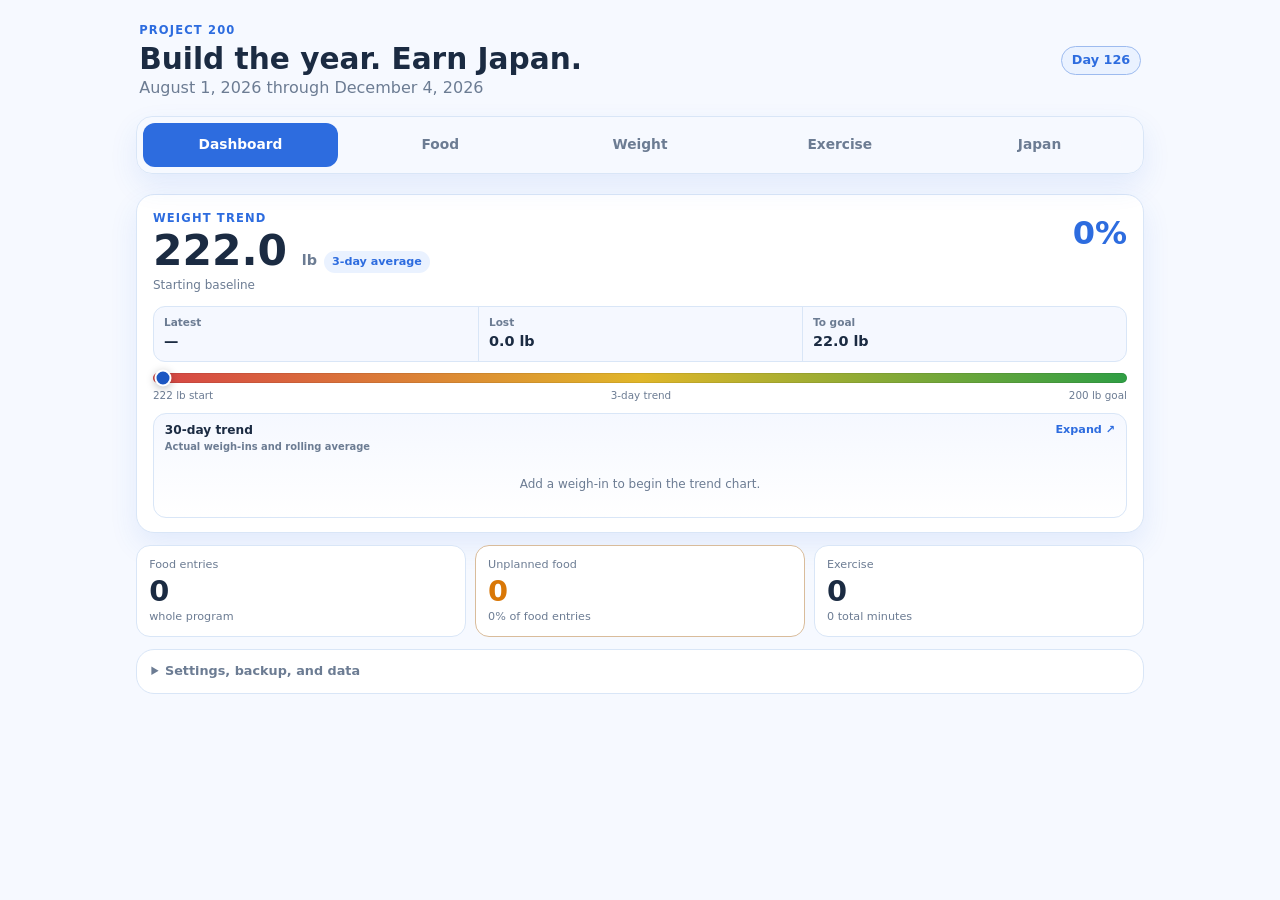
<file: index.html>
<!doctype html>
<html lang="en">
<head>
  <meta charset="utf-8">
  <meta name="viewport" content="width=device-width, initial-scale=1, viewport-fit=cover">
  <meta name="theme-color" content="#2d6cdf">
  <meta name="description" content="Project 200 is a private, offline-friendly fitness and Japan savings tracker.">
  <link rel="manifest" href="./manifest.webmanifest">
  <link rel="icon" href="./icons/icon-192.png" sizes="192x192">
  <link rel="apple-touch-icon" href="./icons/icon-192.png">
  <link rel="stylesheet" href="./styles-v6.css">
  <title>Project 200</title>
</head>
<body>
  <noscript>This app requires JavaScript to save and display your entries.</noscript>

  <main class="app-shell">
    <header class="app-header">
      <div>
        <p class="eyebrow">Project 200</p>
        <h1>Build the year. Earn Japan.</h1>
        <p id="journey-subtitle" class="muted">Journey beginning August 1, 2026</p>
      </div>
      <div class="header-actions">
        <span id="journey-day-badge" class="badge">Day 1</span>
        <button id="install-app" class="icon-button hidden" type="button" aria-label="Install Project 200">Install</button>
      </div>
    </header>

    <nav class="tab-bar" aria-label="Project 200 sections">
      <button class="tab-button active" type="button" data-tab="dashboard" aria-controls="dashboard-tab" aria-selected="true">Dashboard</button>
      <button class="tab-button" type="button" data-tab="food" aria-controls="food-tab" aria-selected="false">Food</button>
      <button class="tab-button" type="button" data-tab="weight" aria-controls="weight-tab" aria-selected="false">Weight</button>
      <button class="tab-button" type="button" data-tab="exercise" aria-controls="exercise-tab" aria-selected="false">Exercise</button>
      <button class="tab-button" type="button" data-tab="japan" aria-controls="japan-tab" aria-selected="false">Japan</button>
    </nav>

    <section id="dashboard-tab" class="tab-screen dashboard-screen" data-screen="dashboard">
      <section class="panel trend-card" aria-labelledby="dashboard-trend-heading">
        <div class="trend-card-header">
          <div>
            <p class="section-kicker">Weight trend</p>
            <div class="trend-title-row">
              <h2 id="dashboard-trend-heading"><span id="dashboard-trend-weight">222.0</span> <small>lb</small></h2>
              <span class="trend-label">3-day average</span>
            </div>
            <p id="dashboard-trend-sample" class="muted trend-sample">Starting baseline</p>
          </div>
          <strong id="dashboard-progress-percent" class="progress-number compact-progress-number">0%</strong>
        </div>

        <div class="trend-stat-strip" aria-label="Weight summary">
          <span><small>Latest</small><strong id="dashboard-latest-weight">—</strong></span>
          <span><small>Lost</small><strong id="dashboard-loss-total">0.0 lb</strong></span>
          <span><small>To goal</small><strong id="dashboard-goal-remaining">22.0 lb</strong></span>
        </div>

        <div class="compact-progress-block">
          <div class="weight-progress-track compact-weight-track" aria-label="Progress based on the 3-day rolling average">
            <span id="dashboard-progress-fill" class="weight-progress-fill"></span>
            <span id="dashboard-progress-marker" class="weight-progress-marker compact-weight-marker"></span>
          </div>
          <div class="progress-labels compact-progress-labels">
            <span id="dashboard-start-label">222 lb start</span>
            <span>3-day trend</span>
            <span id="dashboard-goal-label">200 lb goal</span>
          </div>
        </div>

        <button id="dashboard-trend-open" class="trend-preview-button" type="button" aria-haspopup="dialog" aria-controls="weight-trend-modal">
          <span class="trend-preview-header">
            <span><strong>30-day trend</strong><small>Actual weigh-ins and rolling average</small></span>
            <span class="trend-expand-label">Expand ↗</span>
          </span>
          <span id="dashboard-trend-empty" class="trend-preview-empty">Add a weigh-in to begin the trend chart.</span>
          <svg id="dashboard-trend-chart" class="dashboard-trend-chart hidden" viewBox="0 0 640 90" role="img" aria-label="Compact 30-day weight trend"></svg>
        </button>
      </section>

      <section class="summary-grid dashboard-summary-grid" aria-label="Program totals">
        <article class="metric-card dashboard-metric-card">
          <span class="metric-label">Food entries</span>
          <strong id="dashboard-food-total" class="metric-value">0</strong>
          <span class="metric-detail">whole program</span>
        </article>
        <article class="metric-card dashboard-metric-card warning-card">
          <span class="metric-label">Unplanned food</span>
          <strong id="dashboard-unplanned-total" class="metric-value">0</strong>
          <span id="dashboard-unplanned-rate" class="metric-detail">0% of food entries</span>
        </article>
        <article class="metric-card dashboard-metric-card">
          <span class="metric-label">Exercise</span>
          <strong id="dashboard-exercise-total" class="metric-value">0</strong>
          <span id="dashboard-exercise-time" class="metric-detail">0 total minutes</span>
        </article>
      </section>

      <details class="panel settings-panel">
        <summary>Settings, backup, and data</summary>
        <div class="details-content stack-lg">
          <section class="settings-group stack-md">
            <h3>Weight goal</h3>
            <div class="form-grid two">
              <label class="field"><span>Starting weight</span><input id="start-weight" type="number" step="0.1" inputmode="decimal"></label>
              <label class="field"><span>Goal weight</span><input id="goal-weight" type="number" step="0.1" inputmode="decimal"></label>
            </div>
            <div class="form-actions">
              <button id="save-weight-settings" class="button secondary" type="button">Save weight goal</button>
              <span id="weight-settings-message" class="status-message" aria-live="polite"></span>
            </div>
          </section>

          <section class="settings-group stack-md">
            <h3>Japan fund plan</h3>
            <div class="form-grid three">
              <label class="field"><span>Starting balance</span><input id="fund-starting-balance" type="number" min="0" step="0.01" inputmode="decimal"></label>
              <label class="field"><span>Goal amount</span><input id="fund-goal-amount" type="number" min="1" step="1" inputmode="decimal"></label>
              <label class="field"><span>Monthly target</span><input id="fund-monthly-target" type="number" min="1" step="1" inputmode="decimal"></label>
              <label class="field"><span>First contribution</span><input id="fund-contribution-start" type="date"></label>
              <label class="field"><span>Trip target date</span><input id="fund-target-date" type="date"></label>
            </div>
            <div class="form-actions">
              <button id="save-fund-settings" class="button secondary" type="button">Save fund plan</button>
              <span id="fund-settings-message" class="status-message" aria-live="polite"></span>
            </div>
          </section>

          <section class="settings-group stack-md">
            <h3>Backup and export</h3>
            <p class="muted">Your data stays on this device. Save a JSON backup occasionally.</p>
            <div class="button-row">
              <button id="export-backup" class="button secondary" type="button">Export backup</button>
              <label class="button secondary file-button">Import backup<input id="import-backup" type="file" accept="application/json,.json"></label>
              <button id="export-csv" class="button secondary" type="button">Export CSV</button>
              <button id="clear-all" class="button danger" type="button">Clear all data</button>
            </div>
            <span id="data-message" class="status-message" aria-live="polite"></span>
          </section>
        </div>
      </details>
    </section>

    <section id="food-tab" class="tab-screen hidden stack-lg" data-screen="food">
      <section class="panel entry-panel stack-md" aria-labelledby="food-entry-heading">
        <div>
          <p class="section-kicker">Quick entry</p>
          <h2 id="food-entry-heading">Log food</h2>
        </div>
        <label class="field primary-field">
          <span>What did you have?</span>
          <input id="food-name" type="text" maxlength="120" autocomplete="off" placeholder="Meal, snack, or drink">
        </label>
        <div class="form-grid four">
          <label class="field"><span>Meal</span><select id="meal-type"><option>Breakfast</option><option>Lunch</option><option>Dinner</option><option>Snack</option><option>Drink</option></select></label>
          <label class="field"><span>Portion</span><select id="portion-size"><option>Small</option><option selected>Standard</option><option>Large</option><option>Unsure</option></select></label>
          <label class="field"><span>Date</span><input id="food-date" type="date"></label>
          <label class="checkbox-field"><input id="food-unplanned" type="checkbox"><span>Unplanned</span></label>
        </div>
        <label class="field"><span>Note <em>optional</em></span><input id="food-note" type="text" maxlength="160" placeholder="Context, hunger, or where you ate"></label>
        <div class="form-actions">
          <button id="add-food" class="button primary" type="button">Save food entry</button>
          <span id="food-message" class="status-message" aria-live="polite"></span>
        </div>
      </section>

      <section class="panel stack-md" aria-labelledby="food-week-heading">
        <div class="week-header">
          <div>
            <p class="section-kicker">Weekly calendar</p>
            <h2 id="food-week-heading">Food entries</h2>
            <p id="food-week-label" class="muted"></p>
          </div>
          <div class="week-controls">
            <button id="food-prev-week" class="icon-button" type="button" aria-label="Previous food week">‹</button>
            <button id="food-current-week" class="button secondary compact-button" type="button">This week</button>
            <button id="food-next-week" class="icon-button" type="button" aria-label="Next food week">›</button>
          </div>
        </div>
        <div class="week-summary">
          <span><strong id="food-week-total">0</strong> entries</span>
          <span><strong id="food-week-unplanned">0</strong> unplanned</span>
        </div>
        <div class="calendar-scroll">
          <div id="food-week-grid" class="food-week-grid" aria-live="polite"></div>
        </div>
      </section>
    </section>

    <section id="weight-tab" class="tab-screen hidden stack-lg" data-screen="weight">
      <section class="panel entry-panel stack-md" aria-labelledby="weight-entry-heading">
        <div>
          <p class="section-kicker">Quick entry</p>
          <h2 id="weight-entry-heading">Log weight</h2>
        </div>
        <div class="form-grid three align-end">
          <label class="field primary-field"><span>Weight in pounds</span><input id="weight-value" type="number" min="80" max="500" step="0.1" inputmode="decimal" placeholder="222.0"></label>
          <label class="field"><span>Date</span><input id="weight-date" type="date"></label>
          <label class="field"><span>Time</span><select id="weight-period"><option>Morning</option><option>Afternoon</option><option>Evening</option></select></label>
        </div>
        <div class="form-actions">
          <button id="add-weight" class="button primary" type="button">Save weigh-in</button>
          <span id="weight-message" class="status-message" aria-live="polite"></span>
        </div>
      </section>

      <section class="panel stack-md" aria-labelledby="weight-chart-heading">
        <div class="section-header">
          <div>
            <p class="section-kicker">Whole program</p>
            <h2 id="weight-chart-heading">Weight timeline</h2>
            <p id="weight-chart-range" class="muted">August 1, 2026 through today</p>
          </div>
          <div class="chart-summary">
            <span><strong id="weight-latest-stat">222.0</strong> latest</span>
            <span><strong id="weight-change-stat">0.0</strong> lb change</span>
            <span><strong id="weight-goal-gap-stat">22.0</strong> lb to goal</span>
          </div>
        </div>
        <div id="weight-chart-empty" class="empty-state">Add a weigh-in to begin the timeline.</div>
        <div id="weight-chart-wrap" class="chart-wrap hidden">
          <svg id="weight-chart" viewBox="0 0 800 320" role="img" aria-label="Weight timeline chart"></svg>
        </div>
        <details id="weight-history-details" class="inline-details hidden">
          <summary>Weigh-in history</summary>
          <div id="weight-history" class="compact-list details-content"></div>
        </details>
      </section>
    </section>

    <section id="exercise-tab" class="tab-screen hidden stack-lg" data-screen="exercise">
      <section class="panel entry-panel stack-md" aria-labelledby="exercise-entry-heading">
        <div>
          <p class="section-kicker">Quick entry</p>
          <h2 id="exercise-entry-heading">Log exercise</h2>
        </div>
        <div class="form-grid four">
          <label class="field"><span>Activity</span><select id="exercise-type"><option>Aikido-Lite</option><option>Aikido-Intense</option><option>Jog</option><option>Gym</option><option>Other</option></select></label>
          <label class="field primary-field"><span>Minutes</span><input id="exercise-duration" type="number" min="1" max="600" step="1" inputmode="numeric" placeholder="45"></label>
          <label class="field"><span>Date</span><input id="exercise-date" type="date"></label>
          <label class="field"><span>Time</span><select id="exercise-period"><option>Morning</option><option>Afternoon</option><option selected>Evening</option></select></label>
        </div>
        <label class="field"><span>Note <em>optional</em></span><input id="exercise-note" type="text" maxlength="160" placeholder="Class focus, route, or workout"></label>
        <div class="form-actions">
          <button id="add-exercise" class="button primary" type="button">Save exercise</button>
          <span id="exercise-message" class="status-message" aria-live="polite"></span>
        </div>
      </section>

      <section class="panel stack-md" aria-labelledby="exercise-week-heading">
        <div class="week-header">
          <div>
            <p class="section-kicker">Weekly view</p>
            <h2 id="exercise-week-heading">Minutes per day</h2>
            <p id="exercise-week-label" class="muted"></p>
          </div>
          <div class="week-controls">
            <button id="exercise-prev-week" class="icon-button" type="button" aria-label="Previous exercise week">‹</button>
            <button id="exercise-current-week" class="button secondary compact-button" type="button">This week</button>
            <button id="exercise-next-week" class="icon-button" type="button" aria-label="Next exercise week">›</button>
          </div>
        </div>
        <div id="exercise-week-chart" class="exercise-week-chart" aria-live="polite"></div>
        <div class="week-summary">
          <span><strong id="exercise-week-sessions">0</strong> sessions</span>
          <span><strong id="exercise-week-minutes">0</strong> minutes</span>
        </div>
        <div id="exercise-week-list" class="compact-list"></div>
      </section>

      <section class="panel stack-md" aria-labelledby="exercise-program-heading">
        <div>
          <p class="section-kicker">Whole program</p>
          <h2 id="exercise-program-heading">Exercise totals</h2>
        </div>
        <div class="summary-grid four-metrics">
          <article class="metric-card"><span class="metric-label">Sessions</span><strong id="exercise-program-count" class="metric-value">0</strong><span class="metric-detail">completed</span></article>
          <article class="metric-card"><span class="metric-label">Total time</span><strong id="exercise-program-minutes" class="metric-value">0</strong><span class="metric-detail">minutes</span></article>
          <article class="metric-card"><span class="metric-label">Active days</span><strong id="exercise-program-days" class="metric-value">0</strong><span class="metric-detail">with exercise</span></article>
          <article class="metric-card"><span class="metric-label">Average</span><strong id="exercise-program-average" class="metric-value">0</strong><span class="metric-detail">minutes/session</span></article>
        </div>
        <div id="exercise-type-breakdown" class="breakdown-list"></div>
      </section>
    </section>

    <section id="japan-tab" class="tab-screen hidden stack-lg" data-screen="japan">
      <section class="panel entry-panel stack-md" aria-labelledby="fund-entry-heading">
        <div>
          <p class="section-kicker">Quick entry</p>
          <h2 id="fund-entry-heading">Log Japan trip money</h2>
        </div>
        <div class="form-grid four">
          <label class="field">
            <span>Type</span>
            <select id="fund-entry-type">
              <option value="deposit">Deposit</option>
              <option value="withdrawal">Trip purchase</option>
            </select>
          </label>
          <label class="field primary-field">
            <span>Amount</span>
            <input id="fund-entry-amount" type="number" min="0.01" step="0.01" inputmode="decimal" placeholder="850">
          </label>
          <label class="field">
            <span>Date</span>
            <input id="fund-entry-date" type="date">
          </label>
          <label class="field">
            <span>Note</span>
            <input id="fund-entry-note" type="text" maxlength="100" placeholder="September contribution">
          </label>
        </div>
        <div class="form-actions">
          <button id="add-fund-entry" class="button primary" type="button">Save cash activity</button>
          <span id="fund-entry-message" class="status-message" aria-live="polite"></span>
        </div>
      </section>

      <section class="panel fund-panel stack-md" aria-labelledby="fund-heading">
        <div class="section-header">
          <div>
            <p class="section-kicker">Japan Trip tracker</p>
            <h2 id="fund-heading"><span id="fund-balance">$500</span> saved</h2>
            <p id="fund-plan-description" class="muted">$850 per month toward a $10,000 trip</p>
          </div>
          <span id="fund-progress-percent" class="badge">5%</span>
        </div>

        <div id="fund-reminder" class="reminder hidden" aria-live="polite">
          <div>
            <strong id="fund-reminder-title">Monthly contribution due</strong>
            <span id="fund-reminder-text">Add $850 this month.</span>
          </div>
          <button id="fund-reminder-add" class="button primary compact-button" type="button">Fill amount</button>
        </div>

        <div class="standard-progress"><span id="fund-progress-bar"></span></div>
        <div class="fund-summary-row">
          <span><strong id="fund-remaining">$9,500</strong> remaining</span>
          <span><strong id="fund-monthly-saved">$0</strong> this month</span>
        </div>

        <div class="summary-grid four-metrics">
          <article class="metric-card"><span class="metric-label">Saved so far</span><strong id="fund-balance-card" class="metric-value">$500</strong><span class="metric-detail">current balance</span></article>
          <article class="metric-card"><span class="metric-label">Deposits</span><strong id="fund-total-deposits" class="metric-value">$0</strong><span class="metric-detail">whole program</span></article>
          <article class="metric-card"><span class="metric-label">Trip purchases</span><strong id="fund-total-spent" class="metric-value">$0</strong><span class="metric-detail">whole program</span></article>
          <article class="metric-card"><span class="metric-label">Next savings goal</span><strong id="fund-next-goal-date" class="metric-value metric-value-small">—</strong><span id="fund-next-goal-status" class="metric-detail">Monthly target reminder</span></article>
        </div>

        <details class="inline-details">
          <summary>Recent money activity</summary>
          <div id="fund-history" class="compact-list details-content" aria-live="polite"></div>
        </details>
      </section>

      <section class="panel stack-md" aria-labelledby="fund-week-heading">
        <div class="week-header">
          <div>
            <p class="section-kicker">Weekly calendar</p>
            <h2 id="fund-week-heading">Japan money entries</h2>
            <p id="fund-week-label" class="muted"></p>
          </div>
          <div class="week-controls">
            <button id="fund-prev-week" class="icon-button" type="button" aria-label="Previous fund week">‹</button>
            <button id="fund-current-week" class="button secondary compact-button" type="button">This week</button>
            <button id="fund-next-week" class="icon-button" type="button" aria-label="Next fund week">›</button>
          </div>
        </div>
        <div class="week-summary">
          <span><strong id="fund-week-total">0</strong> entries</span>
          <span><strong id="fund-week-deposit-total">$0</strong> deposits</span>
          <span><strong id="fund-week-withdraw-total">$0</strong> trip purchases</span>
        </div>
        <div class="calendar-scroll">
          <div id="fund-week-grid" class="food-week-grid" aria-live="polite"></div>
        </div>
      </section>
    </section>
  </main>


  <div id="weight-trend-modal" class="trend-modal hidden" role="dialog" aria-modal="true" aria-labelledby="weight-trend-modal-title">
    <button id="weight-trend-backdrop" class="trend-modal-backdrop" type="button" aria-label="Close weight trend"></button>
    <section class="trend-modal-panel">
      <header class="trend-modal-header">
        <div>
          <p class="section-kicker">Weight progress</p>
          <h2 id="weight-trend-modal-title">Weight trend</h2>
        </div>
        <button id="weight-trend-close" class="icon-button trend-close-button" type="button" aria-label="Close weight trend">×</button>
      </header>

      <div class="trend-modal-summary">
        <span><small>3-day trend</small><strong id="expanded-trend-weight">222.0 lb</strong></span>
        <span><small>Latest</small><strong id="expanded-latest-weight">—</strong></span>
        <span><small>From start</small><strong id="expanded-change-weight">0.0 lb</strong></span>
      </div>

      <div class="trend-range-control" aria-label="Weight chart range">
        <button class="trend-range-button active" type="button" data-trend-range="30">30 days</button>
        <button class="trend-range-button" type="button" data-trend-range="90">90 days</button>
        <button class="trend-range-button" type="button" data-trend-range="all">All</button>
      </div>

      <div id="expanded-trend-empty" class="empty-state">Add a weigh-in to begin the trend chart.</div>
      <div id="expanded-trend-chart-wrap" class="expanded-trend-chart-wrap hidden">
        <svg id="expanded-weight-trend-chart" viewBox="0 0 900 420" role="img" aria-label="Expanded weight trend chart"></svg>
        <div class="trend-legend" aria-label="Chart legend">
          <span><i class="legend-dot"></i>Actual weigh-ins</span>
          <span><i class="legend-line"></i>3-day rolling average</span>
          <span><i class="legend-goal"></i>Goal: <strong id="expanded-goal-label">200 lb</strong></span>
        </div>
      </div>
    </section>
  </div>

  <script src="./app-v6.js" defer></script>
</body>
</html>
</file>
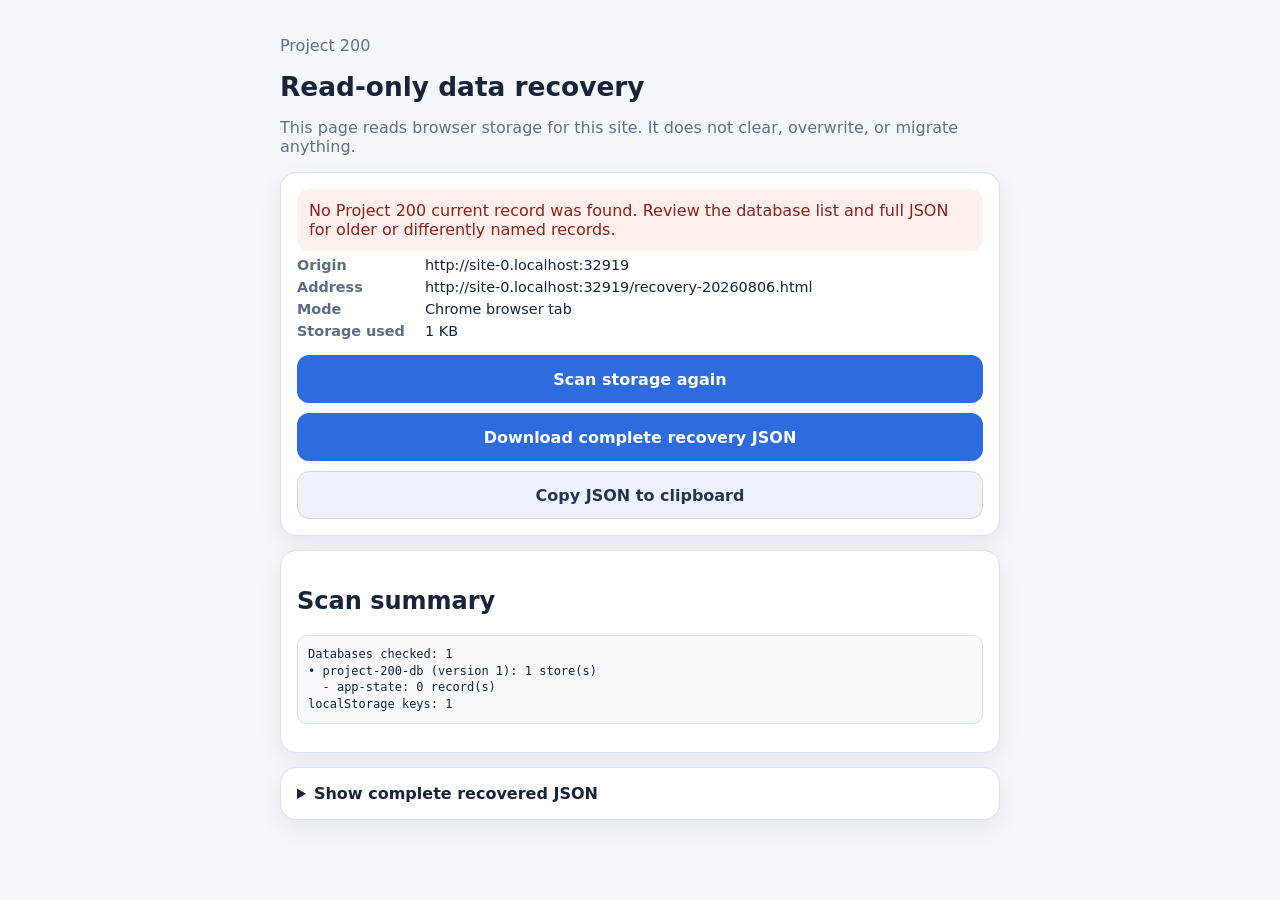
<file: recovery-20260806.html>
<!doctype html>
<html lang="en">
<head>
  <meta charset="utf-8">
  <meta name="viewport" content="width=device-width,initial-scale=1,viewport-fit=cover">
  <meta name="robots" content="noindex,nofollow">
  <title>Project 200 Data Recovery</title>
  <style>
    :root{font-family:system-ui,-apple-system,"Segoe UI",sans-serif;color:#17243a;background:#f4f7fb}
    *{box-sizing:border-box}body{margin:0}main{width:min(760px,100%);margin:auto;padding:20px}
    h1{font-size:1.65rem;margin:.2rem 0}.muted{color:#61708a}.card{background:#fff;border:1px solid #d8e1ee;border-radius:16px;padding:16px;margin:14px 0;box-shadow:0 8px 24px rgba(20,40,80,.07)}
    .status{padding:12px;border-radius:12px;background:#edf4ff}.good{background:#eaf7ef;color:#12633b}.warn{background:#fff5dc;color:#765000}.bad{background:#fff0ee;color:#8e2119}
    button{width:100%;min-height:48px;border:0;border-radius:12px;padding:12px;margin-top:10px;font:inherit;font-weight:700;background:#2d6cdf;color:#fff}
    button.secondary{background:#eef3fb;color:#223654;border:1px solid #cad7e8}button:disabled{opacity:.45}
    pre,textarea{width:100%;white-space:pre-wrap;overflow-wrap:anywhere;background:#f7f9fc;border:1px solid #d8e1ee;border-radius:10px;padding:10px;font:12px/1.4 ui-monospace,Consolas,monospace}
    textarea{min-height:260px}.row{display:grid;grid-template-columns:120px 1fr;gap:8px;margin:6px 0;font-size:.9rem}.row strong{color:#5c6d86}
  </style>
</head>
<body>
<main>
  <p class="muted">Project 200</p>
  <h1>Read-only data recovery</h1>
  <p class="muted">This page reads browser storage for this site. It does not clear, overwrite, or migrate anything.</p>

  <section class="card">
    <div id="status" class="status">Preparing scan…</div>
    <div class="row"><strong>Origin</strong><span id="origin"></span></div>
    <div class="row"><strong>Address</strong><span id="address"></span></div>
    <div class="row"><strong>Mode</strong><span id="mode"></span></div>
    <div class="row"><strong>Storage used</strong><span id="usage">Checking…</span></div>
    <button id="scan">Scan storage again</button>
    <button id="download" disabled>Download complete recovery JSON</button>
    <button id="copy" class="secondary" disabled>Copy JSON to clipboard</button>
  </section>

  <section class="card">
    <h2>Scan summary</h2>
    <pre id="summary">No scan completed yet.</pre>
  </section>

  <section class="card">
    <details>
      <summary><strong>Show complete recovered JSON</strong></summary>
      <textarea id="raw" readonly spellcheck="false"></textarea>
    </details>
  </section>
</main>
<script>
'use strict';
const $=id=>document.getElementById(id);
let recovery=null;

function setStatus(text,kind=''){$('status').className='status '+kind;$('status').textContent=text}
function cloneSafe(value){try{return structuredClone(value)}catch(_){try{return JSON.parse(JSON.stringify(value))}catch(e){return String(value)}}}
function req(request){return new Promise((resolve,reject)=>{request.onsuccess=()=>resolve(request.result);request.onerror=()=>reject(request.error||new Error('IndexedDB request failed'))})}
function txDone(tx){return new Promise((resolve,reject)=>{tx.oncomplete=resolve;tx.onerror=()=>reject(tx.error||new Error('Transaction failed'));tx.onabort=()=>reject(tx.error||new Error('Transaction aborted'))})}

async function existingDatabaseNames(){
  const names=new Set();
  if(typeof indexedDB.databases==='function'){
    try{(await indexedDB.databases()).forEach(d=>{if(d.name)names.add(d.name)})}catch(_){}
  }
  names.add('project-200-db');
  return [...names];
}

async function openExisting(name){
  return new Promise(resolve=>{
    let created=false;
    const request=indexedDB.open(name);
    request.onupgradeneeded=()=>{created=true;request.transaction.abort()};
    request.onerror=()=>resolve({name,error:created?'Database did not previously exist':(request.error?.message||request.error?.name||'Open failed')});
    request.onsuccess=()=>resolve({name,db:request.result});
  });
}

async function readDatabase(name){
  const opened=await openExisting(name);
  if(!opened.db)return {name,error:opened.error};
  const db=opened.db;
  const result={name,version:db.version,stores:{}};
  try{
    for(const storeName of [...db.objectStoreNames]){
      try{
        const tx=db.transaction(storeName,'readonly');
        const store=tx.objectStore(storeName);
        const [keys,values]=await Promise.all([req(store.getAllKeys()),req(store.getAll())]);
        await txDone(tx).catch(()=>{});
        result.stores[storeName]=keys.map((key,i)=>({key:cloneSafe(key),value:cloneSafe(values[i])}));
      }catch(error){result.stores[storeName]={error:error?.message||String(error)}}
    }
  }finally{db.close()}
  return result;
}

function localStorageDump(){
  const out={};
  try{for(let i=0;i<localStorage.length;i++){const key=localStorage.key(i);out[key]=localStorage.getItem(key)}}catch(error){out.__error=error?.message||String(error)}
  return out;
}

function summarize(data){
  const lines=[];
  lines.push(`Databases checked: ${data.databases.length}`);
  for(const db of data.databases){
    if(db.error){lines.push(`• ${db.name}: ${db.error}`);continue}
    const stores=Object.entries(db.stores);
    lines.push(`• ${db.name} (version ${db.version}): ${stores.length} store(s)`);
    for(const [storeName,rows] of stores){
      if(Array.isArray(rows)){
        lines.push(`  - ${storeName}: ${rows.length} record(s)`);
        for(const row of rows){
          const v=row.value;
          if(v&&typeof v==='object'){
            const counts=['food','weights','exercise','japanFund'].filter(k=>Array.isArray(v[k])).map(k=>`${k}=${v[k].length}`);
            if(counts.length)lines.push(`    key ${JSON.stringify(row.key)}: ${counts.join(', ')}`);
          }
        }
      }else lines.push(`  - ${storeName}: ${rows.error||'Could not read'}`);
    }
  }
  lines.push(`localStorage keys: ${Object.keys(data.localStorage).length}`);
  return lines.join('\n');
}

async function scan(){
  $('scan').disabled=true;$('download').disabled=true;$('copy').disabled=true;
  setStatus('Scanning IndexedDB and localStorage…');
  try{
    const names=await existingDatabaseNames();
    const databases=[];
    for(const name of names)databases.push(await readDatabase(name));
    let estimate=null;try{estimate=await navigator.storage?.estimate?.()}catch(_){}
    recovery={capturedAt:new Date().toISOString(),origin:location.origin,address:location.href,displayMode:(matchMedia('(display-mode: standalone)').matches?'standalone':'browser'),storageEstimate:estimate?{usage:estimate.usage,quota:estimate.quota}:null,databases,localStorage:localStorageDump()};
    const json=JSON.stringify(recovery,null,2);
    $('raw').value=json;$('summary').textContent=summarize(recovery);
    $('download').disabled=false;$('copy').disabled=false;
    const p200=databases.find(d=>d.name==='project-200-db');
    const rows=p200?.stores?.['app-state'];
    const current=Array.isArray(rows)?rows.find(r=>r.key==='current'):null;
    const value=current?.value;
    const total=value&&typeof value==='object'?['food','weights','exercise','japanFund'].reduce((n,k)=>n+(Array.isArray(value[k])?value[k].length:0),0):0;
    if(total>0)setStatus(`Success: found ${total} Project 200 entries. Download the JSON now.`,'good');
    else if(current)setStatus('The Project 200 current record exists, but it contains zero tracked entries. Review the full JSON for any other records.','warn');
    else setStatus('No Project 200 current record was found. Review the database list and full JSON for older or differently named records.','bad');
  }catch(error){setStatus(`Scan failed: ${error?.message||error}`,'bad')}
  finally{$('scan').disabled=false}
}

function download(){
  if(!recovery)return;
  const blob=new Blob([JSON.stringify(recovery,null,2)],{type:'application/json'});
  const url=URL.createObjectURL(blob);const a=document.createElement('a');
  a.href=url;a.download=`project-200-storage-recovery-${new Date().toISOString().slice(0,10)}.json`;document.body.appendChild(a);a.click();a.remove();setTimeout(()=>URL.revokeObjectURL(url),2000);
}
async function copy(){try{await navigator.clipboard.writeText($('raw').value);setStatus('Recovery JSON copied to the clipboard.','good')}catch(error){setStatus('Clipboard copy failed. Use the text box or download button.','warn')}}

$('origin').textContent=location.origin;$('address').textContent=location.href;$('mode').textContent=matchMedia('(display-mode: standalone)').matches?'Standalone app':'Chrome browser tab';
navigator.storage?.estimate?.().then(e=>{$('usage').textContent=e?`${Math.round((e.usage||0)/1024).toLocaleString()} KB`:'Unavailable'}).catch(()=>{$('usage').textContent='Unavailable'});
$('scan').addEventListener('click',scan);$('download').addEventListener('click',download);$('copy').addEventListener('click',copy);
scan();
</script>
</body>
</html>
</file>
<file: styles-v6.css>
:root {
  color-scheme: light dark;
  --background: #f6f9ff;
  --panel: #ffffff;
  --panel-soft: #f5f8ff;
  --text: #1b2b42;
  --muted: #6c7c93;
  --border: #d9e6f7;
  --accent: #2d6cdf;
  --accent-strong: #1c57c2;
  --accent-text: #ffffff;
  --accent-soft: #eaf2ff;
  --warning: #d97706;
  --warning-soft: #fff4df;
  --danger: #d14343;
  --danger-soft: #fdeeee;
  --shadow: 0 12px 28px rgba(45, 108, 223, .10);
  --meal-breakfast: #8b5e3c;
  --meal-lunch: #79b8df;
  --meal-dinner: #dc83ad;
  --meal-snack: #d94a4a;
  --meal-drink: #1f4e79;
}

@media (prefers-color-scheme: dark) {
  :root {
    --background: #0f1728;
    --panel: #162138;
    --panel-soft: #10192d;
    --text: #eef4ff;
    --muted: #a7b8d4;
    --border: #2c3c5d;
    --accent: #78a8ff;
    --accent-strong: #99bbff;
    --accent-text: #10203f;
    --accent-soft: #203054;
    --warning: #ffc26b;
    --warning-soft: #473720;
    --danger: #f2a3a3;
    --danger-soft: #472629;
    --shadow: none;
  }
}

* { box-sizing: border-box; }
html { background: var(--background); scroll-behavior: smooth; }
body {
  margin: 0;
  min-width: 320px;
  background: var(--background);
  color: var(--text);
  font-family: Inter, ui-sans-serif, system-ui, -apple-system, BlinkMacSystemFont, "Segoe UI", sans-serif;
  line-height: 1.45;
}
button, input, select { font: inherit; color: inherit; }
button, summary, select { cursor: pointer; }
h1, h2, h3, p { margin: 0; }
h1 { font-size: clamp(1.35rem, 4vw, 1.85rem); line-height: 1.15; }
h2 { font-size: clamp(1.25rem, 3.4vw, 1.6rem); line-height: 1.2; }
h3 { font-size: 1rem; }
summary { font-weight: 750; }
.hidden { display: none !important; }
.muted, .metric-label, .metric-detail { color: var(--muted); }

.app-shell {
  width: min(100%, 1040px);
  margin: 0 auto;
  padding: max(1rem, env(safe-area-inset-top)) 1rem max(2rem, env(safe-area-inset-bottom));
}
.app-header {
  display: flex;
  align-items: center;
  justify-content: space-between;
  gap: 1rem;
  padding: .35rem .2rem 1rem;
}
.header-actions { display: flex; align-items: center; gap: .6rem; }
.eyebrow, .section-kicker {
  color: var(--accent);
  font-size: .72rem;
  font-weight: 850;
  letter-spacing: .1em;
  text-transform: uppercase;
}
.eyebrow { margin-bottom: .25rem; }
.section-kicker { margin-bottom: .2rem; }

.tab-bar {
  position: sticky;
  top: max(0px, env(safe-area-inset-top));
  z-index: 20;
  display: grid;
  grid-template-columns: repeat(5, minmax(0, 1fr));
  gap: .35rem;
  padding: .4rem;
  margin: 0 0 1.25rem;
  border: 1px solid var(--border);
  border-radius: 16px;
  background: color-mix(in srgb, var(--background) 88%, transparent);
  box-shadow: var(--shadow);
  backdrop-filter: blur(14px);
}
.tab-button {
  min-height: 44px;
  padding: .6rem .35rem;
  border: 0;
  border-radius: 12px;
  background: transparent;
  color: var(--muted);
  font-size: .86rem;
  font-weight: 800;
}
.tab-button.active { background: var(--accent); color: var(--accent-text); }
.tab-screen { animation: fade-in .16s ease-out; }
@keyframes fade-in { from { opacity: 0; transform: translateY(3px); } to { opacity: 1; transform: none; } }

.stack-md > * + * { margin-top: 1rem; }
.stack-lg > * + * { margin-top: 1.25rem; }
.panel, .metric-card, .empty-state {
  border: 1px solid var(--border);
  border-radius: 18px;
  background: var(--panel);
}
.panel { padding: 1.1rem; box-shadow: var(--shadow); }
.empty-state { padding: 1.4rem; text-align: center; color: var(--muted); background: var(--panel-soft); }
.section-header, .week-header, .form-actions, .button-row, .fund-summary-row {
  display: flex;
  align-items: center;
  justify-content: space-between;
  gap: 1rem;
}

.button, .icon-button {
  min-height: 44px;
  border: 1px solid var(--border);
  border-radius: 12px;
  background: var(--panel);
  font-weight: 800;
}
.button { padding: .68rem 1rem; }
.icon-button { min-width: 44px; padding: .55rem; }
.button.primary { background: var(--accent); color: var(--accent-text); border-color: var(--accent); }
.button.secondary { background: var(--panel); }
.button.danger { color: var(--danger); background: var(--danger-soft); border-color: color-mix(in srgb, var(--danger) 35%, var(--border)); }
.compact-button { min-height: 38px; padding: .48rem .75rem; font-size: .84rem; }
button:hover { filter: brightness(.98); }
button:focus-visible, input:focus-visible, select:focus-visible, summary:focus-visible {
  outline: 3px solid color-mix(in srgb, var(--accent) 45%, transparent);
  outline-offset: 2px;
}
.badge {
  display: inline-flex;
  align-items: center;
  width: fit-content;
  padding: .25rem .6rem;
  border: 1px solid color-mix(in srgb, var(--accent) 35%, var(--border));
  border-radius: 999px;
  background: var(--accent-soft);
  color: var(--accent);
  font-size: .8rem;
  font-weight: 800;
}

.progress-panel { padding: 1.25rem; }
.progress-number { color: var(--accent); font-size: clamp(1.65rem, 5vw, 2.4rem); }
.weight-progress-track {
  position: relative;
  height: 16px;
  border-radius: 999px;
  background: linear-gradient(90deg, #d64545 0%, #e0b629 50%, #2f9e44 100%);
  box-shadow: inset 0 0 0 1px rgba(0,0,0,.08);
}
.weight-progress-fill {
  position: absolute;
  inset: 0 auto 0 0;
  width: 0;
  border-radius: inherit;
  background: rgba(255,255,255,.35);
  transition: width .25s ease;
}
.weight-progress-marker {
  position: absolute;
  top: 50%;
  left: 0;
  width: 22px;
  height: 22px;
  transform: translate(-50%, -50%);
  border: 3px solid #fff;
  border-radius: 50%;
  background: var(--accent-strong);
  box-shadow: 0 2px 8px rgba(0,0,0,.25);
  transition: left .25s ease;
}
.progress-labels { display: flex; justify-content: space-between; gap: .5rem; color: var(--muted); font-size: .77rem; }

.summary-grid { display: grid; grid-template-columns: repeat(3, minmax(0, 1fr)); gap: .8rem; }
.metric-card { min-width: 0; padding: 1rem; display: grid; gap: .15rem; }
.metric-value { font-size: clamp(1.65rem, 5vw, 2.25rem); line-height: 1.05; }
.metric-value-small { font-size: clamp(1rem, 3vw, 1.25rem); line-height: 1.2; }
.metric-label, .metric-detail { font-size: .8rem; }
.warning-card { border-color: color-mix(in srgb, var(--warning) 38%, var(--border)); }
.warning-card .metric-value { color: var(--warning); }
.four-metrics { grid-template-columns: repeat(4, minmax(0, 1fr)); }

.fund-panel { border-color: color-mix(in srgb, var(--accent) 38%, var(--border)); background: linear-gradient(180deg, color-mix(in srgb, var(--accent-soft) 55%, var(--panel)) 0%, var(--panel) 100%); }
.standard-progress { height: 12px; overflow: hidden; border-radius: 999px; background: var(--border); }
.standard-progress span { display: block; width: 0; height: 100%; border-radius: inherit; background: var(--accent); transition: width .25s ease; }
.fund-summary-row { color: var(--muted); font-size: .84rem; }
.reminder {
  display: flex;
  align-items: center;
  justify-content: space-between;
  gap: 1rem;
  padding: .85rem;
  border: 1px solid color-mix(in srgb, var(--accent) 35%, var(--border));
  border-radius: 14px;
  background: var(--accent-soft);
}
.reminder > div { display: grid; gap: .15rem; }

.inline-details { border-top: 1px solid var(--border); padding-top: .8rem; }
.details-content { padding-top: 1rem; }
.settings-panel > summary { list-style-position: inside; }
.settings-group + .settings-group { padding-top: 1.15rem; border-top: 1px solid var(--border); }

.entry-panel { border-top: 4px solid var(--accent); }
.form-grid { display: grid; gap: .8rem; }
.form-grid.two { grid-template-columns: repeat(2, minmax(0, 1fr)); }
.form-grid.three { grid-template-columns: repeat(3, minmax(0, 1fr)); }
.form-grid.four { grid-template-columns: repeat(4, minmax(0, 1fr)); }
.align-end { align-items: end; }
.field { min-width: 0; display: grid; gap: .35rem; font-weight: 750; }
.field span { font-size: .86rem; }
.field em { color: var(--muted); font-size: .75rem; font-style: normal; font-weight: 500; }
.field input, .field select {
  width: 100%;
  min-height: 46px;
  padding: .65rem .72rem;
  border: 1px solid var(--border);
  border-radius: 12px;
  background: var(--panel-soft);
  font-weight: 550;
}
.primary-field input { font-size: 1.05rem; }
.checkbox-field {
  min-height: 46px;
  display: flex;
  align-items: center;
  gap: .55rem;
  align-self: end;
  padding: .65rem .75rem;
  border: 1px solid var(--border);
  border-radius: 12px;
  background: var(--panel-soft);
  font-weight: 750;
}
.checkbox-field input { width: 19px; height: 19px; }
.form-actions { justify-content: flex-start; flex-wrap: wrap; }
.status-message { min-height: 1.1rem; color: var(--accent); font-size: .86rem; font-weight: 750; }
.button-row { justify-content: flex-start; flex-wrap: wrap; }
.file-button { position: relative; overflow: hidden; }
.file-button input { position: absolute; inset: 0; opacity: 0; cursor: pointer; }

.week-controls { display: flex; align-items: center; gap: .45rem; }
.week-summary { display: flex; flex-wrap: wrap; gap: .55rem 1rem; color: var(--muted); font-size: .85rem; }
.calendar-scroll { overflow-x: auto; padding-bottom: .3rem; scrollbar-width: thin; }
.food-week-grid {
  min-width: 910px;
  display: grid;
  grid-template-columns: repeat(7, minmax(120px, 1fr));
  gap: .55rem;
}
.day-card {
  min-height: 188px;
  padding: .7rem;
  border: 1px solid var(--border);
  border-radius: 14px;
  background: var(--panel-soft);
}
.day-card.today { border-color: var(--accent); box-shadow: inset 0 0 0 1px var(--accent); }
.day-card-header { display: flex; align-items: baseline; justify-content: space-between; gap: .5rem; padding-bottom: .55rem; }
.day-name { font-size: .72rem; color: var(--muted); font-weight: 850; text-transform: uppercase; letter-spacing: .06em; }
.day-number { font-size: 1.25rem; font-weight: 850; }
.day-count { color: var(--muted); font-size: .7rem; }
.day-empty { color: var(--muted); font-size: .76rem; padding-top: .45rem; }
.food-mini-entry {
  position: relative;
  display: grid;
  gap: .12rem;
  margin-top: .45rem;
  padding: .48rem 1.65rem .48rem .55rem;
  border-left: 5px solid var(--accent);
  border-radius: 8px;
  background: var(--panel);
  font-size: .74rem;
}
.food-mini-entry strong { overflow-wrap: anywhere; }
.food-mini-entry.unplanned { background: var(--warning-soft); }
.mini-meta { color: var(--muted); font-size: .68rem; }
.mini-remove {
  position: absolute;
  top: .25rem;
  right: .25rem;
  width: 24px;
  height: 24px;
  padding: 0;
  border: 0;
  border-radius: 8px;
  background: transparent;
  color: var(--muted);
  font-weight: 900;
}

.chart-summary { display: flex; flex-wrap: wrap; justify-content: flex-end; gap: .45rem 1rem; color: var(--muted); font-size: .78rem; }
.chart-summary strong { color: var(--text); }
.chart-wrap { width: 100%; overflow-x: auto; }
#weight-chart { width: 100%; min-width: 620px; height: auto; display: block; }
.chart-grid-line { stroke: color-mix(in srgb, var(--border) 78%, transparent); stroke-width: 1; }
.chart-axis-label { fill: var(--muted); font-size: 12px; }
.chart-goal-line { stroke: #2f9e44; stroke-width: 2; stroke-dasharray: 7 6; }
.chart-line { fill: none; stroke: var(--accent); stroke-width: 4; stroke-linecap: round; stroke-linejoin: round; }
.chart-area { fill: color-mix(in srgb, var(--accent) 15%, transparent); }
.chart-point { fill: var(--panel); stroke: var(--accent); stroke-width: 3; }
.chart-point.latest { fill: var(--accent); }

.exercise-week-chart {
  height: 230px;
  display: grid;
  grid-template-columns: repeat(7, minmax(0, 1fr));
  gap: .55rem;
  align-items: end;
  padding: .8rem .35rem 0;
  border-bottom: 1px solid var(--border);
}
.exercise-day-column { height: 100%; display: grid; grid-template-rows: 1fr auto auto; align-items: end; gap: .35rem; text-align: center; }
.exercise-bar-space { height: 100%; display: flex; align-items: end; justify-content: center; }
.exercise-bar {
  width: min(42px, 72%);
  min-height: 4px;
  border-radius: 9px 9px 3px 3px;
  background: var(--accent);
  transition: height .25s ease;
}
.exercise-day-column.today .exercise-bar { box-shadow: 0 0 0 3px color-mix(in srgb, var(--accent) 23%, transparent); }
.exercise-minutes { font-size: .72rem; font-weight: 800; }
.exercise-day-label { color: var(--muted); font-size: .7rem; }

.compact-list { display: grid; gap: .55rem; }
.compact-row {
  display: flex;
  align-items: center;
  justify-content: space-between;
  gap: .8rem;
  padding: .7rem .75rem;
  border: 1px solid var(--border);
  border-radius: 12px;
  background: var(--panel-soft);
}
.compact-row-main { min-width: 0; display: grid; gap: .12rem; }
.compact-row-main strong { overflow-wrap: anywhere; }
.compact-row-meta { color: var(--muted); font-size: .78rem; }
.remove-button {
  flex: 0 0 auto;
  min-height: 34px;
  padding: .35rem .55rem;
  border: 1px solid var(--border);
  border-radius: 9px;
  background: var(--panel);
  color: var(--muted);
  font-size: .76rem;
  font-weight: 750;
}
.breakdown-list { display: grid; gap: .7rem; }
.breakdown-row { display: grid; gap: .3rem; }
.breakdown-label { display: flex; justify-content: space-between; gap: .8rem; color: var(--muted); font-size: .8rem; }
.breakdown-track { height: 8px; overflow: hidden; border-radius: 999px; background: var(--border); }
.breakdown-fill { height: 100%; border-radius: inherit; background: var(--accent); }


.fund-mini-entry {
  position: relative;
  display: grid;
  gap: .12rem;
  margin-top: .45rem;
  padding: .48rem 1.65rem .48rem .55rem;
  border-left: 5px solid var(--accent);
  border-radius: 8px;
  background: var(--panel);
  font-size: .74rem;
}
.fund-mini-entry.withdrawal {
  border-left-color: var(--danger);
  background: var(--danger-soft);
}
.fund-mini-entry.deposit {
  border-left-color: var(--accent);
}
.fund-mini-entry strong { overflow-wrap: anywhere; }

.meal-breakfast { border-left-color: var(--meal-breakfast); }
.meal-lunch { border-left-color: var(--meal-lunch); }
.meal-dinner { border-left-color: var(--meal-dinner); }
.meal-snack { border-left-color: var(--meal-snack); }
.meal-drink { border-left-color: var(--meal-drink); }
.positive { color: var(--accent); }
.negative { color: var(--danger); }

@media (max-width: 820px) {
  .form-grid.four { grid-template-columns: repeat(2, minmax(0, 1fr)); }
  .four-metrics { grid-template-columns: repeat(2, minmax(0, 1fr)); }
}

@media (max-width: 620px) {
  .app-shell { padding-inline: .72rem; }
  .app-header { align-items: flex-start; }
  .app-header .muted { font-size: .82rem; }
  .tab-bar { margin-inline: -.15rem; }
  .tab-button { font-size: .72rem; padding-inline: .1rem; line-height: 1.05; }
  .panel { padding: .95rem; border-radius: 16px; }
  .section-header, .week-header { align-items: flex-start; flex-direction: column; }
  .week-controls { align-self: stretch; }
  .week-controls .compact-button { flex: 1; }
  .summary-grid { grid-template-columns: repeat(3, minmax(0, 1fr)); gap: .5rem; }
  .metric-card { padding: .72rem .65rem; }
  .metric-value { font-size: 1.55rem; }
  .metric-label, .metric-detail { font-size: .7rem; }
  .form-grid.two, .form-grid.three, .form-grid.four { grid-template-columns: 1fr; }
  .chart-summary { justify-content: flex-start; }
  .fund-summary-row { align-items: flex-start; flex-direction: column; gap: .25rem; }
  .reminder { align-items: stretch; flex-direction: column; }
  .exercise-week-chart { height: 205px; gap: .25rem; padding-inline: 0; }
  .exercise-bar { width: 70%; }
  .exercise-minutes { font-size: .65rem; }
  .exercise-day-label { font-size: .62rem; }
}

@media (max-width: 390px) {
  .header-actions { flex-direction: column; align-items: flex-end; }
  .summary-grid { grid-template-columns: 1fr; }
  .metric-card { grid-template-columns: 1fr auto; align-items: end; }
  .metric-detail { grid-column: 1 / -1; }
  .four-metrics { grid-template-columns: repeat(2, minmax(0, 1fr)); }
  .four-metrics .metric-card { display: grid; grid-template-columns: 1fr; }
}

@media (display-mode: standalone) {
  .app-shell { padding-top: max(1rem, env(safe-area-inset-top)); }
}

/* Dashboard v6: compact rolling-trend overview */
body.modal-open { overflow: hidden; }
.dashboard-screen > * + * { margin-top: .75rem; }
.trend-card { padding: .95rem 1rem .85rem; }
.trend-card-header {
  display: flex;
  align-items: flex-start;
  justify-content: space-between;
  gap: .75rem;
}
.trend-title-row { display: flex; align-items: baseline; flex-wrap: wrap; gap: .45rem; }
.trend-title-row h2 { font-size: clamp(1.9rem, 7vw, 2.65rem); line-height: 1; }
.trend-title-row h2 small { font-size: .9rem; color: var(--muted); }
.trend-label {
  padding: .18rem .48rem;
  border-radius: 999px;
  background: var(--accent-soft);
  color: var(--accent);
  font-size: .7rem;
  font-weight: 800;
}
.trend-sample { margin-top: .22rem; font-size: .75rem; }
.compact-progress-number { font-size: clamp(1.45rem, 5vw, 2rem); }
.trend-stat-strip {
  display: grid;
  grid-template-columns: repeat(3, minmax(0, 1fr));
  margin-top: .7rem;
  border: 1px solid var(--border);
  border-radius: 12px;
  background: var(--panel-soft);
}
.trend-stat-strip span { min-width: 0; display: grid; gap: .08rem; padding: .52rem .62rem; }
.trend-stat-strip span + span { border-left: 1px solid var(--border); }
.trend-stat-strip small { color: var(--muted); font-size: .66rem; font-weight: 750; }
.trend-stat-strip strong { overflow-wrap: anywhere; font-size: .9rem; }
.compact-progress-block { margin-top: .72rem; }
.compact-weight-track { height: 10px; }
.compact-weight-marker { width: 17px; height: 17px; border-width: 2px; }
.compact-progress-labels { margin-top: .3rem; font-size: .65rem; }
.trend-preview-button {
  width: 100%;
  min-height: 96px;
  display: block;
  margin-top: .65rem;
  padding: .48rem .58rem .3rem;
  overflow: hidden;
  border: 1px solid var(--border);
  border-radius: 13px;
  background: linear-gradient(180deg, var(--panel-soft), var(--panel));
  text-align: left;
}
.trend-preview-button:hover { border-color: color-mix(in srgb, var(--accent) 45%, var(--border)); }
.trend-preview-header {
  display: flex;
  align-items: flex-start;
  justify-content: space-between;
  gap: .75rem;
  padding: 0 .1rem .2rem;
}
.trend-preview-header > span:first-child { display: grid; gap: .02rem; }
.trend-preview-header strong { font-size: .76rem; }
.trend-preview-header small { color: var(--muted); font-size: .62rem; font-weight: 600; }
.trend-expand-label { color: var(--accent); font-size: .7rem; font-weight: 800; white-space: nowrap; }
.dashboard-trend-chart { width: 100%; height: 58px; display: block; }
.trend-preview-empty { display: grid; min-height: 55px; place-items: center; color: var(--muted); font-size: .75rem; text-align: center; }
.dashboard-summary-grid { gap: .55rem; }
.dashboard-metric-card { padding: .72rem .76rem; border-radius: 14px; }
.dashboard-metric-card .metric-value { font-size: clamp(1.35rem, 5vw, 1.8rem); }
.dashboard-metric-card .metric-label, .dashboard-metric-card .metric-detail { font-size: .7rem; }
.dashboard-screen .settings-panel { padding: .75rem .9rem; box-shadow: none; }
.dashboard-screen .settings-panel > summary { font-size: .8rem; color: var(--muted); }

.trend-chart-area { fill: color-mix(in srgb, var(--accent) 12%, transparent); }
.trend-chart-area.expanded { fill: color-mix(in srgb, var(--accent) 10%, transparent); }
.trend-average-line {
  fill: none;
  stroke: var(--accent);
  stroke-width: 4;
  stroke-linecap: round;
  stroke-linejoin: round;
}
.trend-average-line.compact { stroke-width: 3.2; }
.trend-raw-point { fill: var(--panel); stroke: color-mix(in srgb, var(--accent) 55%, var(--muted)); stroke-width: 2; }
.trend-raw-point.compact { fill: color-mix(in srgb, var(--accent) 38%, var(--panel)); stroke-width: 1.2; }
.trend-grid-line { stroke: color-mix(in srgb, var(--border) 80%, transparent); stroke-width: 1; }
.trend-axis-label { fill: var(--muted); font-size: 12px; }
.trend-goal-line { stroke: #2f9e44; stroke-width: 2; stroke-dasharray: 7 6; }
.trend-goal-label { fill: #2f9e44; font-weight: 750; }

.trend-modal {
  position: fixed;
  inset: 0;
  z-index: 100;
  display: grid;
  place-items: center;
  padding: max(.5rem, env(safe-area-inset-top)) .5rem max(.5rem, env(safe-area-inset-bottom));
}
.trend-modal-backdrop {
  position: absolute;
  inset: 0;
  width: 100%;
  height: 100%;
  border: 0;
  border-radius: 0;
  background: rgba(10, 24, 48, .58);
  backdrop-filter: blur(4px);
}
.trend-modal-panel {
  position: relative;
  width: min(100%, 900px);
  max-height: calc(100dvh - 1rem);
  overflow-y: auto;
  padding: 1rem;
  border: 1px solid var(--border);
  border-radius: 20px;
  background: var(--panel);
  box-shadow: 0 24px 70px rgba(10, 34, 76, .3);
}
.trend-modal-header { display: flex; align-items: center; justify-content: space-between; gap: 1rem; }
.trend-close-button { font-size: 1.35rem; line-height: 1; }
.trend-modal-summary {
  display: grid;
  grid-template-columns: repeat(3, minmax(0, 1fr));
  gap: .55rem;
  margin-top: .9rem;
}
.trend-modal-summary span {
  min-width: 0;
  display: grid;
  gap: .12rem;
  padding: .65rem .72rem;
  border: 1px solid var(--border);
  border-radius: 12px;
  background: var(--panel-soft);
}
.trend-modal-summary small { color: var(--muted); font-size: .7rem; font-weight: 750; }
.trend-modal-summary strong { overflow-wrap: anywhere; font-size: 1rem; }
.trend-range-control {
  display: grid;
  grid-template-columns: repeat(3, 1fr);
  gap: .3rem;
  margin-top: .8rem;
  padding: .3rem;
  border: 1px solid var(--border);
  border-radius: 12px;
  background: var(--panel-soft);
}
.trend-range-button {
  min-height: 38px;
  border: 0;
  border-radius: 9px;
  background: transparent;
  color: var(--muted);
  font-size: .78rem;
  font-weight: 800;
}
.trend-range-button.active { background: var(--accent); color: var(--accent-text); }
.expanded-trend-chart-wrap { margin-top: .7rem; }
#expanded-weight-trend-chart { width: 100%; height: auto; display: block; }
.trend-legend { display: flex; flex-wrap: wrap; gap: .55rem 1rem; margin-top: .25rem; color: var(--muted); font-size: .72rem; }
.trend-legend span { display: inline-flex; align-items: center; gap: .32rem; }
.legend-dot { width: 8px; height: 8px; border: 2px solid var(--accent); border-radius: 50%; background: var(--panel); }
.legend-line { width: 18px; height: 3px; border-radius: 99px; background: var(--accent); }
.legend-goal { width: 18px; border-top: 2px dashed #2f9e44; }

@media (max-width: 620px) {
  .dashboard-screen > * + * { margin-top: .62rem; }
  .trend-card { padding: .82rem; }
  .trend-preview-button { min-height: 88px; }
  .dashboard-trend-chart { height: 52px; }
  .dashboard-summary-grid { grid-template-columns: repeat(3, minmax(0, 1fr)); }
  .dashboard-metric-card { display: grid; grid-template-columns: 1fr; align-items: initial; padding: .62rem .55rem; }
  .dashboard-metric-card .metric-detail { grid-column: auto; }
  .trend-modal-panel { padding: .82rem; border-radius: 16px; }
  .trend-modal-summary { gap: .35rem; }
  .trend-modal-summary span { padding: .55rem; }
  .trend-modal-summary strong { font-size: .85rem; }
}

@media (max-width: 390px) {
  .trend-stat-strip strong { font-size: .8rem; }
  .trend-stat-strip span { padding-inline: .45rem; }
  .dashboard-metric-card .metric-value { font-size: 1.25rem; }
  .dashboard-metric-card .metric-label, .dashboard-metric-card .metric-detail { font-size: .62rem; }
  .trend-preview-header small { display: none; }
}
</file>
